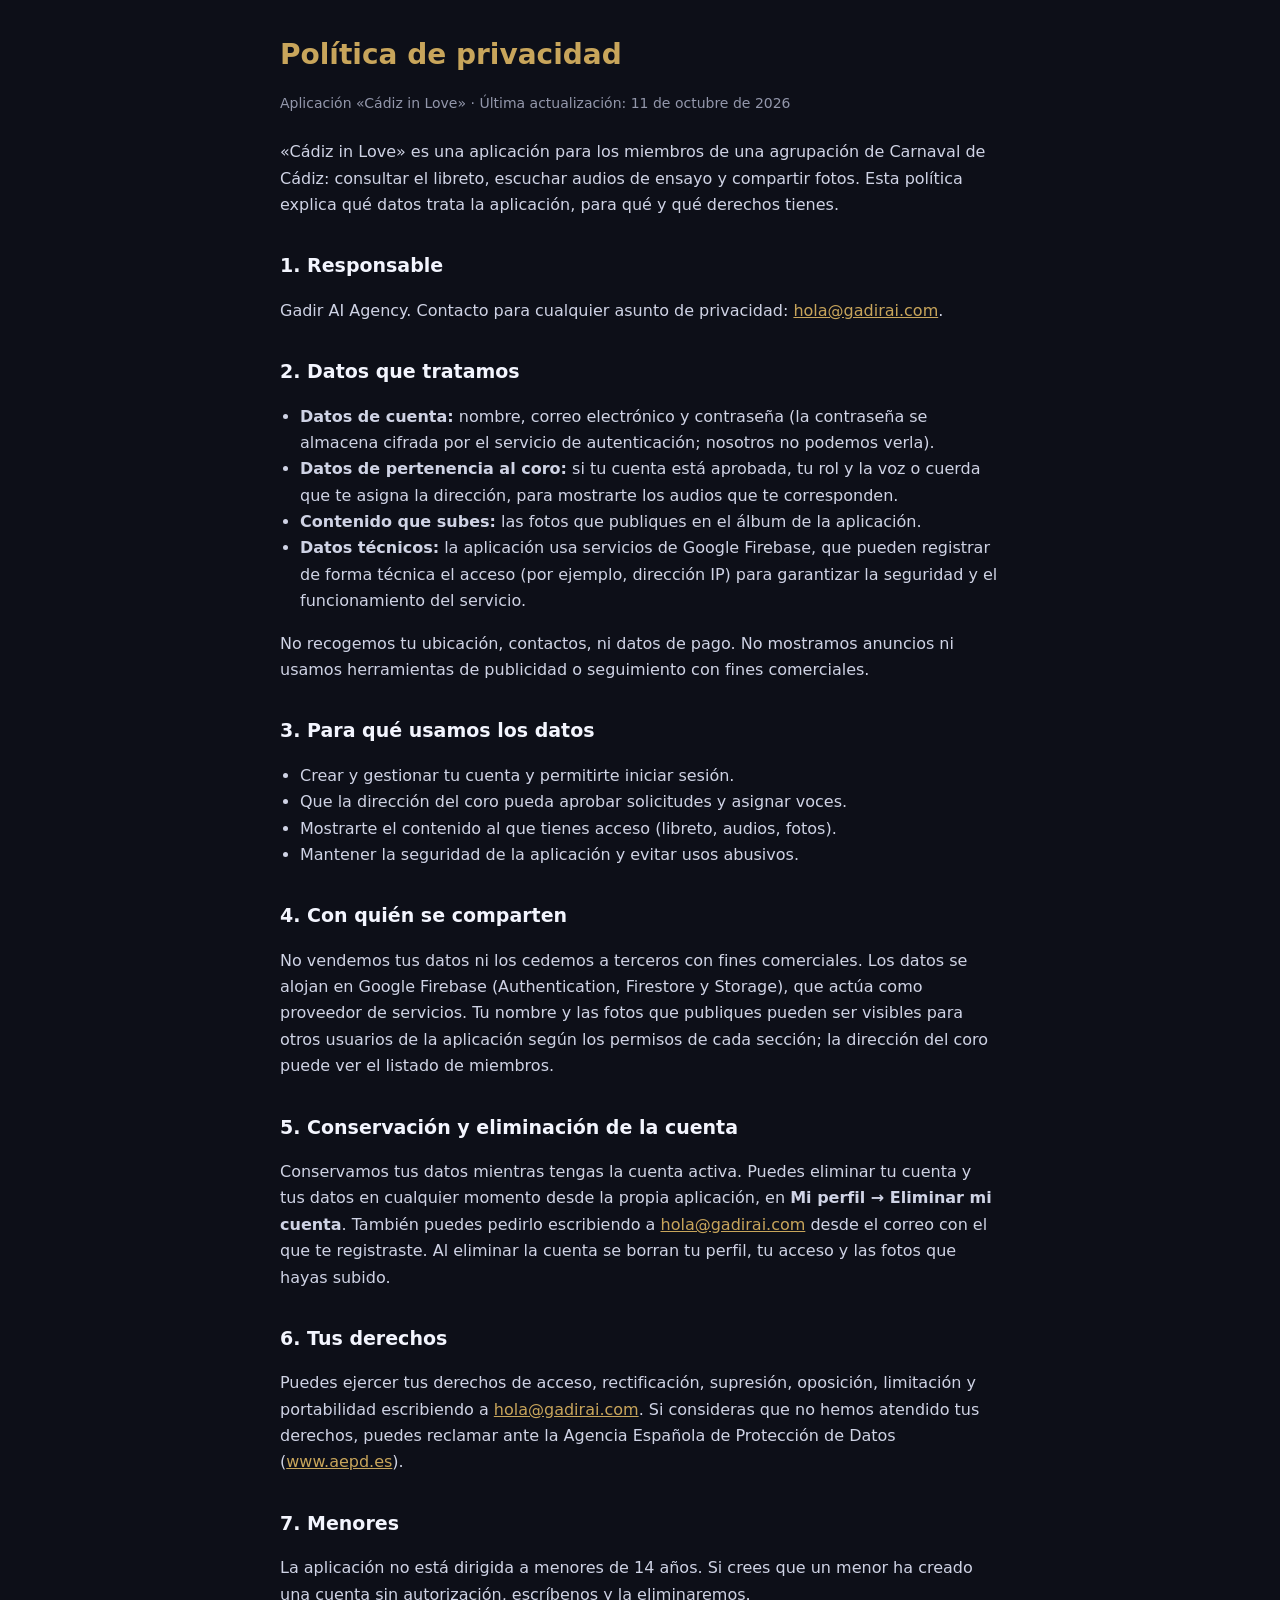
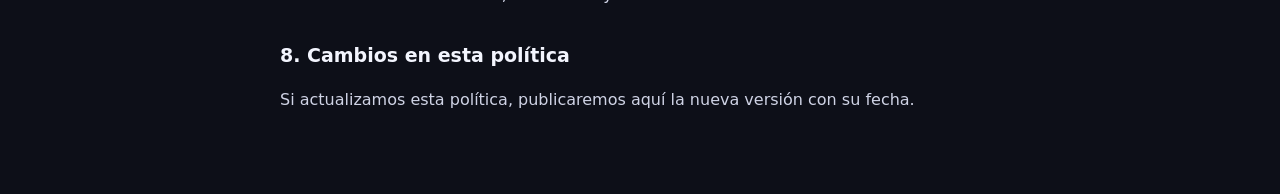
<file: privacidad.html>
<!DOCTYPE html>
<html lang="es">
<head>
<meta charset="UTF-8" />
<meta name="viewport" content="width=device-width, initial-scale=1.0" />
<meta name="description" content="Política de privacidad de la aplicación Cádiz in Love." />
<meta name="theme-color" content="#161826" />
<title>Política de privacidad · Cádiz in Love</title>
<style>
  :root { color-scheme: dark; }
  * { box-sizing: border-box; }
  body {
    margin: 0; padding: 32px 16px 64px;
    background: #0d0f18; color: #e9e9ed;
    font: 16px/1.65 system-ui, -apple-system, "Segoe UI", Roboto, sans-serif;
  }
  main { max-width: 720px; margin: 0 auto; }
  h1 { font-size: 28px; margin: 0 0 4px; color: #c8a55b; }
  h2 { font-size: 19px; margin: 32px 0 8px; color: #f3f5fe; }
  p, li { color: #cfd3e5; }
  ul { padding-left: 20px; }
  a { color: #c8a55b; }
  .meta { color: #9397ab; font-size: 14px; margin-bottom: 24px; }
</style>
</head>
<body>
<main>
  <h1>Política de privacidad</h1>
  <p class="meta">Aplicación «Cádiz in Love» · Última actualización: 11 de octubre de 2026</p>

  <p>«Cádiz in Love» es una aplicación para los miembros de una agrupación de Carnaval de Cádiz: consultar el libreto, escuchar audios de ensayo y compartir fotos. Esta política explica qué datos trata la aplicación, para qué y qué derechos tienes.</p>

  <h2>1. Responsable</h2>
  <p>Gadir AI Agency. Contacto para cualquier asunto de privacidad: <a href="mailto:hola@gadirai.com">hola@gadirai.com</a>.</p>

  <h2>2. Datos que tratamos</h2>
  <ul>
    <li><strong>Datos de cuenta:</strong> nombre, correo electrónico y contraseña (la contraseña se almacena cifrada por el servicio de autenticación; nosotros no podemos verla).</li>
    <li><strong>Datos de pertenencia al coro:</strong> si tu cuenta está aprobada, tu rol y la voz o cuerda que te asigna la dirección, para mostrarte los audios que te corresponden.</li>
    <li><strong>Contenido que subes:</strong> las fotos que publiques en el álbum de la aplicación.</li>
    <li><strong>Datos técnicos:</strong> la aplicación usa servicios de Google Firebase, que pueden registrar de forma técnica el acceso (por ejemplo, dirección IP) para garantizar la seguridad y el funcionamiento del servicio.</li>
  </ul>
  <p>No recogemos tu ubicación, contactos, ni datos de pago. No mostramos anuncios ni usamos herramientas de publicidad o seguimiento con fines comerciales.</p>

  <h2>3. Para qué usamos los datos</h2>
  <ul>
    <li>Crear y gestionar tu cuenta y permitirte iniciar sesión.</li>
    <li>Que la dirección del coro pueda aprobar solicitudes y asignar voces.</li>
    <li>Mostrarte el contenido al que tienes acceso (libreto, audios, fotos).</li>
    <li>Mantener la seguridad de la aplicación y evitar usos abusivos.</li>
  </ul>

  <h2>4. Con quién se comparten</h2>
  <p>No vendemos tus datos ni los cedemos a terceros con fines comerciales. Los datos se alojan en Google Firebase (Authentication, Firestore y Storage), que actúa como proveedor de servicios. Tu nombre y las fotos que publiques pueden ser visibles para otros usuarios de la aplicación según los permisos de cada sección; la dirección del coro puede ver el listado de miembros.</p>

  <h2>5. Conservación y eliminación de la cuenta</h2>
  <p>Conservamos tus datos mientras tengas la cuenta activa. Puedes eliminar tu cuenta y tus datos en cualquier momento desde la propia aplicación, en <strong>Mi perfil → Eliminar mi cuenta</strong>. También puedes pedirlo escribiendo a <a href="mailto:hola@gadirai.com">hola@gadirai.com</a> desde el correo con el que te registraste. Al eliminar la cuenta se borran tu perfil, tu acceso y las fotos que hayas subido.</p>

  <h2>6. Tus derechos</h2>
  <p>Puedes ejercer tus derechos de acceso, rectificación, supresión, oposición, limitación y portabilidad escribiendo a <a href="mailto:hola@gadirai.com">hola@gadirai.com</a>. Si consideras que no hemos atendido tus derechos, puedes reclamar ante la Agencia Española de Protección de Datos (<a href="https://www.aepd.es" rel="noopener">www.aepd.es</a>).</p>

  <h2>7. Menores</h2>
  <p>La aplicación no está dirigida a menores de 14 años. Si crees que un menor ha creado una cuenta sin autorización, escríbenos y la eliminaremos.</p>

  <h2>8. Cambios en esta política</h2>
  <p>Si actualizamos esta política, publicaremos aquí la nueva versión con su fecha.</p>
</main>
</body>
</html>
</file>
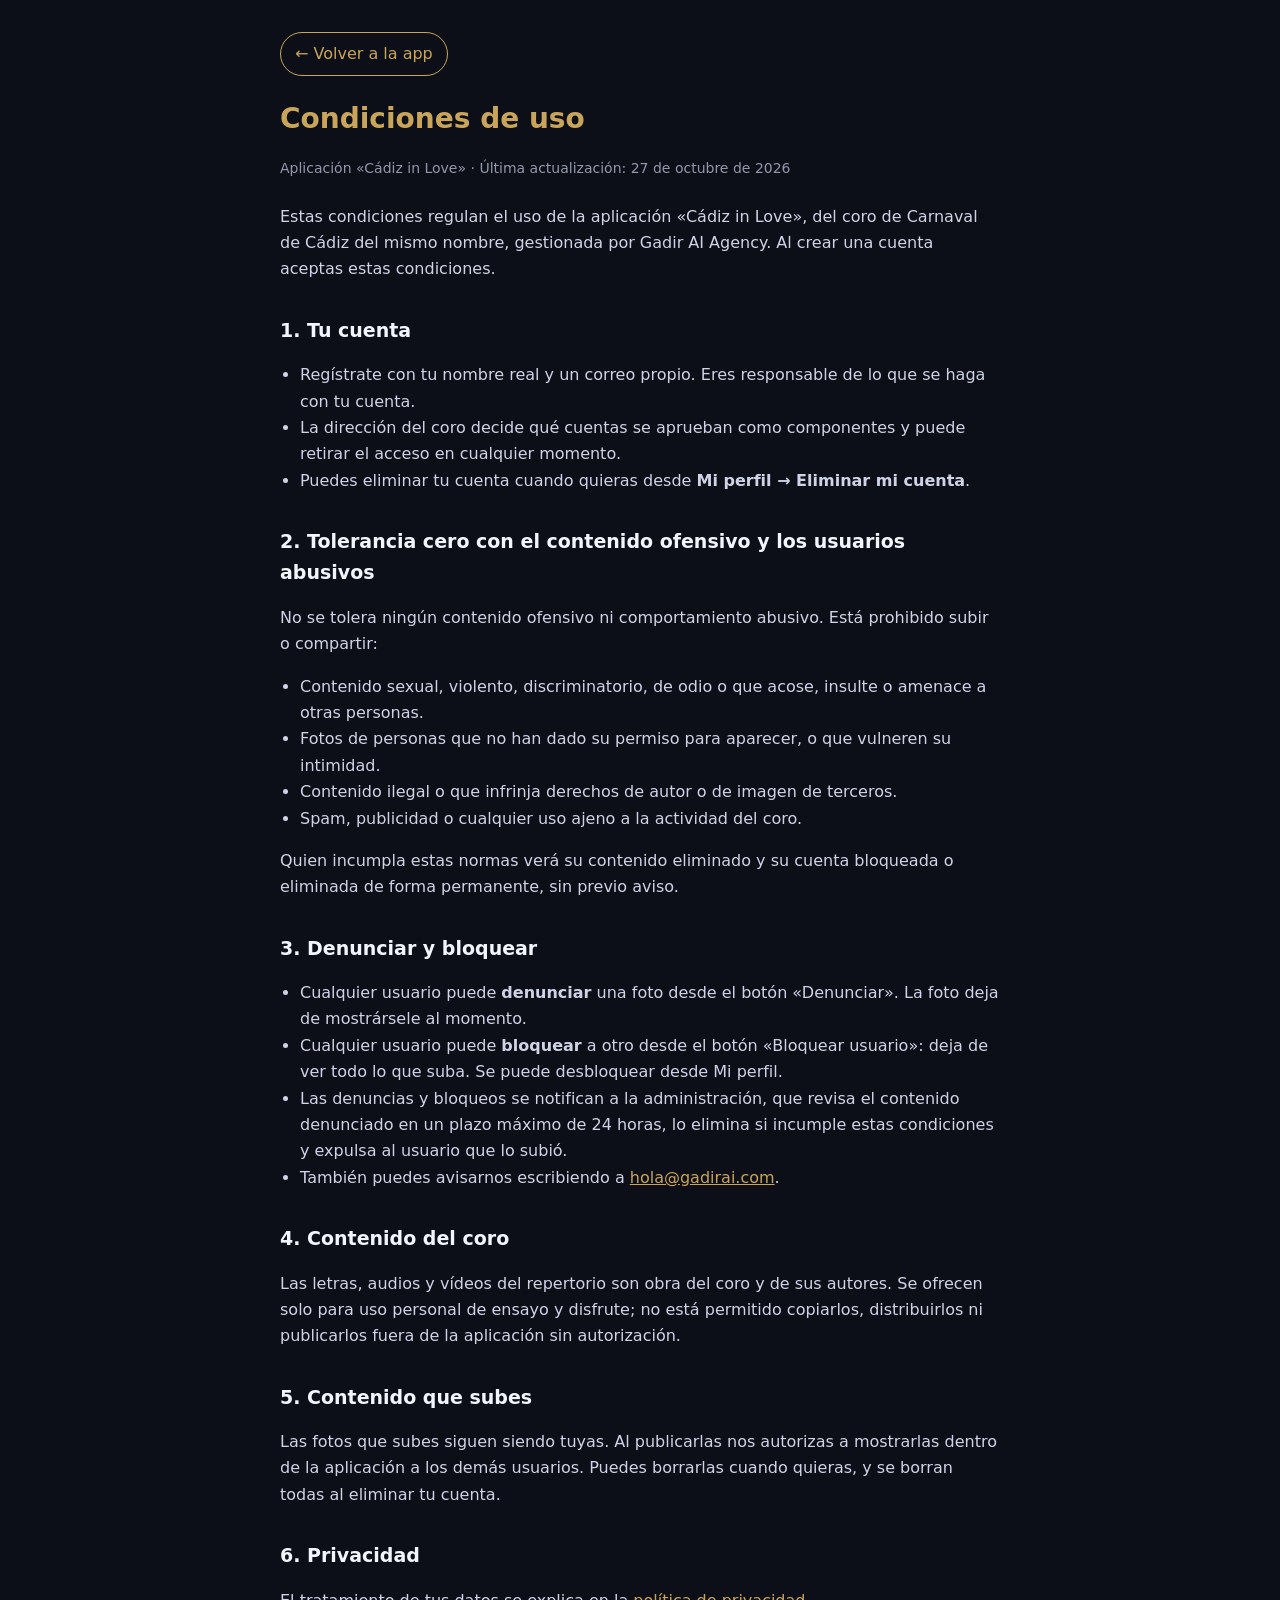
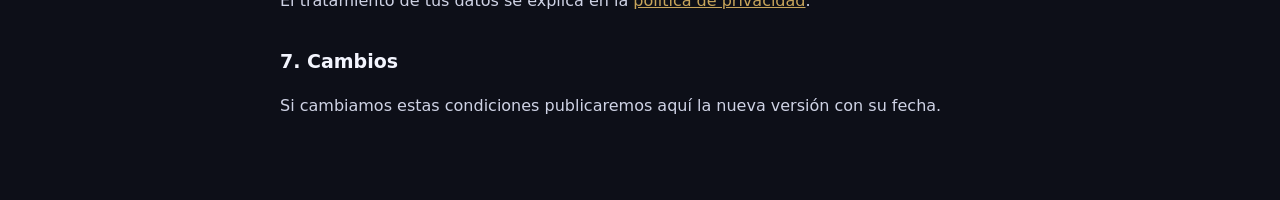
<file: terminos.html>
<!DOCTYPE html>
<html lang="es">
<head>
<meta charset="UTF-8" />
<meta name="viewport" content="width=device-width, initial-scale=1.0" />
<meta name="description" content="Condiciones de uso de la aplicación Cádiz in Love." />
<meta name="theme-color" content="#161826" />
<title>Condiciones de uso · Cádiz in Love</title>
<style>
  :root { color-scheme: dark; }
  * { box-sizing: border-box; }
  body {
    margin: 0; padding: 32px 16px 64px;
    background: #0d0f18; color: #e9e9ed;
    font: 16px/1.65 system-ui, -apple-system, "Segoe UI", Roboto, sans-serif;
  }
  main { max-width: 720px; margin: 0 auto; }
  h1 { font-size: 28px; margin: 0 0 4px; color: #c8a55b; }
  h2 { font-size: 19px; margin: 32px 0 8px; color: #f3f5fe; }
  p, li { color: #cfd3e5; }
  ul { padding-left: 20px; }
  a { color: #c8a55b; }
  .meta { color: #9397ab; font-size: 14px; margin-bottom: 24px; }
  .back { display:inline-block; margin-bottom:20px; padding:8px 14px; border:1px solid #c8a55b; border-radius:999px; text-decoration:none; }
</style>
</head>
<body>
<main>
  <a class="back" href="index.html" onclick="if (history.length > 1) { history.back(); return false; }">← Volver a la app</a>
  <h1>Condiciones de uso</h1>
  <p class="meta">Aplicación «Cádiz in Love» · Última actualización: 27 de octubre de 2026</p>

  <p>Estas condiciones regulan el uso de la aplicación «Cádiz in Love», del coro de Carnaval de Cádiz del mismo nombre, gestionada por Gadir AI Agency. Al crear una cuenta aceptas estas condiciones.</p>

  <h2>1. Tu cuenta</h2>
  <ul>
    <li>Regístrate con tu nombre real y un correo propio. Eres responsable de lo que se haga con tu cuenta.</li>
    <li>La dirección del coro decide qué cuentas se aprueban como componentes y puede retirar el acceso en cualquier momento.</li>
    <li>Puedes eliminar tu cuenta cuando quieras desde <strong>Mi perfil → Eliminar mi cuenta</strong>.</li>
  </ul>

  <h2>2. Tolerancia cero con el contenido ofensivo y los usuarios abusivos</h2>
  <p>No se tolera ningún contenido ofensivo ni comportamiento abusivo. Está prohibido subir o compartir:</p>
  <ul>
    <li>Contenido sexual, violento, discriminatorio, de odio o que acose, insulte o amenace a otras personas.</li>
    <li>Fotos de personas que no han dado su permiso para aparecer, o que vulneren su intimidad.</li>
    <li>Contenido ilegal o que infrinja derechos de autor o de imagen de terceros.</li>
    <li>Spam, publicidad o cualquier uso ajeno a la actividad del coro.</li>
  </ul>
  <p>Quien incumpla estas normas verá su contenido eliminado y su cuenta bloqueada o eliminada de forma permanente, sin previo aviso.</p>

  <h2>3. Denunciar y bloquear</h2>
  <ul>
    <li>Cualquier usuario puede <strong>denunciar</strong> una foto desde el botón «Denunciar». La foto deja de mostrársele al momento.</li>
    <li>Cualquier usuario puede <strong>bloquear</strong> a otro desde el botón «Bloquear usuario»: deja de ver todo lo que suba. Se puede desbloquear desde Mi perfil.</li>
    <li>Las denuncias y bloqueos se notifican a la administración, que revisa el contenido denunciado en un plazo máximo de 24 horas, lo elimina si incumple estas condiciones y expulsa al usuario que lo subió.</li>
    <li>También puedes avisarnos escribiendo a <a href="mailto:hola@gadirai.com">hola@gadirai.com</a>.</li>
  </ul>

  <h2>4. Contenido del coro</h2>
  <p>Las letras, audios y vídeos del repertorio son obra del coro y de sus autores. Se ofrecen solo para uso personal de ensayo y disfrute; no está permitido copiarlos, distribuirlos ni publicarlos fuera de la aplicación sin autorización.</p>

  <h2>5. Contenido que subes</h2>
  <p>Las fotos que subes siguen siendo tuyas. Al publicarlas nos autorizas a mostrarlas dentro de la aplicación a los demás usuarios. Puedes borrarlas cuando quieras, y se borran todas al eliminar tu cuenta.</p>

  <h2>6. Privacidad</h2>
  <p>El tratamiento de tus datos se explica en la <a href="privacidad.html">política de privacidad</a>.</p>

  <h2>7. Cambios</h2>
  <p>Si cambiamos estas condiciones publicaremos aquí la nueva versión con su fecha.</p>
</main>
</body>
</html>
</file>
